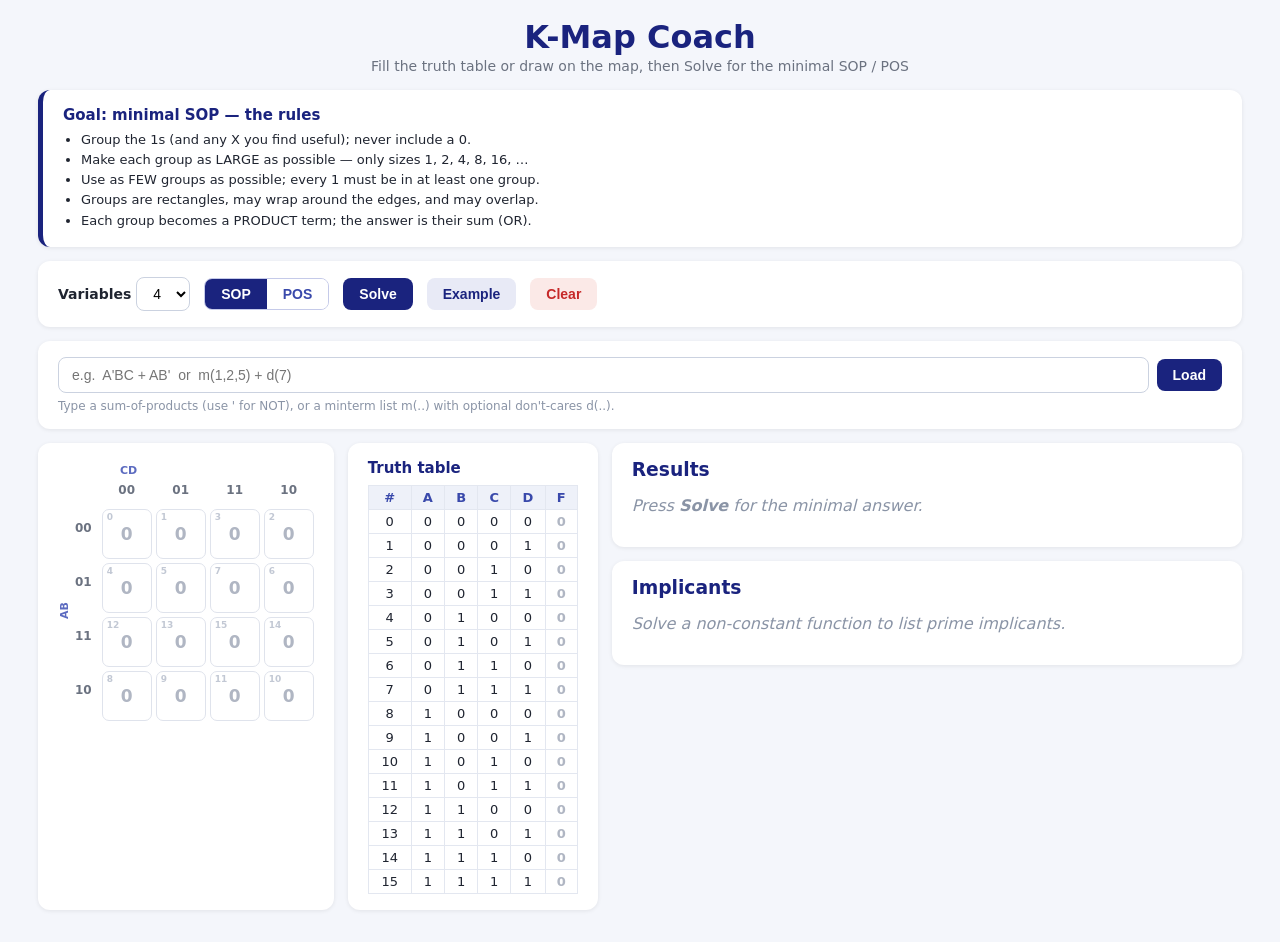
<file: dlc/web/static/kmap.html>
<!DOCTYPE html>
<html lang="en">
<head>
<meta charset="UTF-8">
<meta name="viewport" content="width=device-width, initial-scale=1.0">
<title>K-Map Coach</title>
<style>
  * { box-sizing: border-box; }
  body { font-family: system-ui, -apple-system, sans-serif; max-width: 1240px; margin: 0 auto;
         padding: 18px; background: #f4f6fb; color: #1f2430; }
  h1 { text-align: center; color: #1a237e; margin: 0 0 2px; }
  .subtitle { text-align: center; color: #6b7280; margin: 0 0 16px; font-size: 14px; }

  .card { background: #fff; border-radius: 12px; padding: 16px 20px; box-shadow: 0 1px 4px rgba(0,0,0,.08);
          margin-bottom: 14px; }

  #principles { border-left: 5px solid #1a237e; }
  #principles h3 { margin: 0 0 6px; color: #1a237e; font-size: 15px; }
  #principles ul { margin: 0; padding-left: 18px; }
  #principles li { font-size: 13px; line-height: 1.55; }

  .controls { display: flex; align-items: center; gap: 14px; flex-wrap: wrap; }
  .controls label { font-weight: 600; font-size: 14px; }
  select { padding: 7px 12px; border-radius: 8px; border: 1px solid #cbd2e0; font-size: 14px; background:#fff;}

  .seg { display: inline-flex; border: 1px solid #c5cae9; border-radius: 8px; overflow: hidden; }
  .seg button { border: none; background: #fff; padding: 7px 16px; cursor: pointer; font-size: 14px; font-weight: 600; color: #3949ab; }
  .seg button.active { background: #1a237e; color: #fff; }

  button.act { padding: 8px 16px; border-radius: 8px; border: none; cursor: pointer; font-weight: 600; font-size: 14px; background: #1a237e; color: #fff; }
  button.act:hover { background: #283593; }
  button.act.ghost { background: #e8eaf6; color: #1a237e; }
  button.act.ghost:hover { background: #c5cae9; }
  button.act.warn { background: #fbe9e7; color: #c62828; }

  .expr-row { display: flex; gap: 8px; align-items: center; flex-wrap: wrap; }
  .expr-row input { flex: 1; min-width: 220px; padding: 9px 13px; border-radius: 8px; border: 1px solid #cbd2e0; font-size: 14px; }
  .hint { color: #8a94a6; font-size: 12px; margin-top: 6px; }
  .err { color: #c62828; font-size: 13px; margin-top: 6px; display: none; }

  .layout { display: flex; gap: 14px; align-items: stretch; flex-wrap: wrap; }
  .col-kmap { flex: 0 0 auto; max-width: 100%; overflow-x: auto; }
  .col-rstack { flex: 1; min-width: 340px; display: flex; flex-direction: column; gap: 14px; align-self: flex-start; }
  .col-rstack .card { margin-bottom: 0; }
  .col-truth { width: 250px; display: flex; flex-direction: column; }

  .kmap-wrapper { display: inline-block; }
  .panels { position: relative; display: grid; gap: 26px; justify-content: start; }
  .panel-title { font-size: 12px; font-weight: 700; color: #283593; background:#e8eaf6; display:inline-block;
                 padding: 2px 8px; border-radius: 6px; margin-bottom: 6px; }
  .axis-top { font-size: 11px; font-weight: 700; color: #5c6bc0; margin-bottom: 2px; }
  .grid-with-labels { display: flex; }
  .rowvar { display: flex; align-items: center; margin-right: 4px; margin-top: 22px; }
  .rowvar span { writing-mode: vertical-rl; transform: rotate(180deg); font-size: 11px; font-weight: 700; color: #5c6bc0; }
  .labels-col { display: grid; gap: 4px; margin-right: 10px; }
  .labels-col span { display:flex; align-items:center; justify-content:center; height: var(--cell,50px); font-size: 12px; font-weight: 600; color: #6b7280; }
  .labels-row { display: grid; gap: 4px; margin-bottom: 8px; }
  .labels-row span { display:flex; align-items:center; justify-content:center; height: 22px; font-size: 12px; font-weight: 600; color: #6b7280; }
  .kmap-grid { display: grid; gap: 4px; }
  .kmap-cell { width: var(--cell,50px); height: var(--cell,50px); display: flex; align-items: center; justify-content: center;
               border: 1px solid #dfe3ec; border-radius: 7px; font-weight: 700; font-size: calc(var(--cell,50px) * 0.34);
               cursor: pointer; user-select: none; transition: transform .1s; background:#fff; position: relative; z-index: 1;}
  .kmap-cell:hover { transform: scale(1.06); }
  .kmap-cell.v0 { color: #b0b6c3; }
  .kmap-cell.v1 { color: #2e7d32; background: #f1f8f1; }
  .kmap-cell.vX { color: #ef6c00; background: #fff7ec; }
  .kmap-cell.minterm-tag::after { content: attr(data-m); position:absolute; top:2px; left:4px; font-size:9px; font-weight:600; color:#c2c8d4; }

  .loop-layer { position: absolute; top: 0; left: 0; pointer-events: none; z-index: 5; }
  .loop { position: absolute; border: 3px solid; border-radius: 11px; }
  .loop.anim { transition: left .35s ease, top .35s ease, width .35s ease, height .35s ease, border-radius .35s ease; }
  .loop-label { position: absolute; z-index: 6; font-size: 11px; font-weight: 700; padding: 0 4px; border-radius: 5px; background: #fff; border: 1.5px solid; pointer-events: none; }
  .loop-label.anim { transition: left .35s ease, top .35s ease; }

  table.truth { border-collapse: collapse; width: 100%; font-size: 13px; }
  table.truth th, table.truth td { border: 1px solid #e3e7f0; padding: 4px 6px; text-align: center; }
  table.truth th { background: #eef1f9; color: #3949ab; }
  table.truth td.out { cursor: pointer; font-weight: 700; }
  table.truth td.out.v1 { background:#f1f8f1; color:#2e7d32; }
  table.truth td.out.vX { background:#fff7ec; color:#ef6c00; }
  table.truth td.out.v0 { color:#b0b6c3; }
  .truth-scroll { flex: 1 1 auto; min-height: 0; overflow-y: auto; }

  #results h3 { margin: 0 0 10px; color: #1a237e; }
  .answer { font-size: 20px; font-weight: 700; color: #1a237e; padding: 12px; background: #eef1f9; border-radius: 8px; text-align: center; word-break: break-word; overflow-wrap: anywhere; }
  .explain { margin: 12px 0 0; padding-left: 0; list-style: none; }
  .explain li { font-size: 13px; padding: 6px 8px; border-radius: 6px; margin-bottom: 4px; display:flex; gap:8px; align-items:flex-start;}
  .explain .etext { min-width: 0; overflow-wrap: anywhere; }
  .swatch { width: 14px; height: 14px; border-radius: 4px; border: 2px solid; flex: none; margin-top: 2px; }
  .covers { margin-top: 12px; }
  .covers .chip { display:inline-block; max-width:100%; padding: 5px 10px; margin: 3px; border-radius: 7px; background:#f0f2f8; cursor:pointer; font-size: 13px; border: 1px solid transparent; overflow-wrap: anywhere; word-break: break-word; vertical-align: top;}
  .covers .chip.active { border-color:#1a237e; background:#e8eaf6; }
  .muted { color:#8a94a6; font-style: italic; }
  #implicants h3 { margin: 0 0 8px; color: #1a237e; }
  .imp-def { font-size: 12px; line-height: 1.5; margin: 0 0 8px; font-style: normal; }
  .imp-list { list-style: none; padding: 0; margin: 0; display: flex; flex-wrap: wrap; gap: 6px; }
  .imp-list li { font-size: 14px; padding: 5px 10px; border-radius: 7px; background: #f0f2f8; }
  .imp-list li.epi { background: #e8f5e9; border: 1px solid #a5d6a7; }
  .epi-badge { font-size: 11px; font-weight: 700; color: #2e7d32; }
  .imp-sum { font-size: 12px; margin: 10px 0 0; }
</style>
</head>
<body>
  <h1>K-Map Coach</h1>
  <p class="subtitle">Fill the truth table or draw on the map, then Solve for the minimal SOP / POS</p>

  <div class="card" id="principles"></div>

  <div class="card controls">
    <label>Variables
      <select id="varCount" onchange="App.setVars(this.value)">
        <option value="2">2</option><option value="3">3</option>
        <option value="4" selected>4</option><option value="5">5</option><option value="6">6</option>
      </select>
    </label>
    <span class="seg" id="formSeg">
      <button data-form="SOP" class="active" onclick="App.setForm('SOP')">SOP</button>
      <button data-form="POS" onclick="App.setForm('POS')">POS</button>
    </span>
    <button class="act" onclick="App.solve()">Solve</button>
    <button class="act ghost" onclick="App.example()">Example</button>
    <button class="act warn" onclick="App.clearAll()">Clear</button>
  </div>

  <div class="card">
    <div class="expr-row">
      <input id="exprInput" placeholder="e.g.  A'BC + AB'  or  m(1,2,5) + d(7)">
      <button class="act" onclick="App.parseExpr()">Load</button>
    </div>
    <div class="hint">Type a sum-of-products (use ' for NOT), or a minterm list m(..) with optional don't-cares d(..).</div>
    <div class="err" id="exprErr"></div>
  </div>

  <div class="layout">
    <div class="card col-kmap">
      <div class="kmap-wrapper" id="kmapWrapper"></div>
    </div>
    <div class="card col-truth">
      <h3 style="margin:0 0 8px; color:#1a237e; font-size:15px;">Truth table</h3>
      <div class="truth-scroll" id="truthTable"></div>
    </div>
    <div class="col-rstack">
      <div class="card" id="results">
        <h3>Results</h3>
        <p class="muted">Press <b>Solve</b> for the minimal answer.</p>
      </div>
      <div class="card" id="implicants">
        <h3>Implicants</h3>
        <p class="muted">Solve a non-constant function to list prime implicants.</p>
      </div>
    </div>
  </div>

  <script>

(function (root) {
  "use strict";

  var VARS = "ABCDEF";

/*# ───────────────────────────────────────────────────────────────────
  *#  Low level pattern helpers
  *# ──────────────────────────────────────────────────────────────────#*/

  function patternMinterms(pattern, n) {
    var res = [0];
    for (var i = 0; i < n; i++) {
      var w = 1 << (n - 1 - i); // weight of variable i
      if (pattern[i] === null) {
        var next = [];
        for (var k = 0; k < res.length; k++) {
          next.push(res[k]);
          next.push(res[k] | w);
        }
        res = next;
      } else if (pattern[i] === 1) {
        for (var j = 0; j < res.length; j++) res[j] |= w;
      }
    }
    return res;
  }

  function mintermBits(m, n) {
    var b = [];
    for (var i = n - 1; i >= 0; i--) b.push((m >> i) & 1);
    return b; // b[0] is A (MSB)
  }

  /*# ───────────────────────────────────────────────────────────────────
  *#  Smallest sub-cube (pattern) that contains every given minterm
  *# ──────────────────────────────────────────────────────────────────#*/
  function spanningPattern(minterms, n) {
    var p = [];
    for (var i = 0; i < n; i++) {
      var weight = 1 << (n - 1 - i);
      var first = (minterms[0] & weight) ? 1 : 0;
      var same = true;
      for (var k = 1; k < minterms.length; k++) {
        if (((minterms[k] & weight) ? 1 : 0) !== first) { same = false; break; }
      }
      p.push(same ? first : null);
    }
    return p;
  }

  function isPowerOfTwo(x) { return x > 0 && (x & (x - 1)) === 0; }

  /*# ───────────────────────────────────────────────────────────────────
  *#  SOP literal for a 1-grouping pattern: fixed 1 -> X, fixed 0 -> X'
  *# ──────────────────────────────────────────────────────────────────#*/
  function literalSOP(pattern, n) {
    var s = "";
    for (var i = 0; i < n; i++) {
      if (pattern[i] === 1) s += VARS[i];
      else if (pattern[i] === 0) s += VARS[i] + "'";
    }
    return s === "" ? "1" : s;
  }

  /*# ───────────────────────────────────────────────────────────────────
  *#  POS sum-term for a 0-grouping pattern (De Morgan of the product of zeros)
  *# ──────────────────────────────────────────────────────────────────#*/

  function literalPOS(pattern, n) {
    var lits = [];
    for (var i = 0; i < n; i++) {
      if (pattern[i] === 0) lits.push(VARS[i]);
      else if (pattern[i] === 1) lits.push(VARS[i] + "'");
    }
    return lits.length === 0 ? "0" : "(" + lits.join("+") + ")";
  }

  /*# ───────────────────────────────────────────────────────────────────
  *#  model
  *# ──────────────────────────────────────────────────────────────────#*/

  function KMapModel(numVars) {
    if (numVars < 2 || numVars > 6) {
      throw new Error("Number of variables must be between 2 and 6");
    }
    this.numVars = numVars;
    this.numRowVars = Math.floor(numVars / 2);
    this.numColVars = numVars - this.numRowVars;
    this.numRows = 1 << this.numRowVars;
    this.numCols = 1 << this.numColVars;
    this.rowLabels = grayCode(this.numRowVars);
    this.colLabels = grayCode(this.numColVars);
    this.varNames = VARS.slice(0, numVars);
    this.rowVarNames = VARS.slice(0, this.numRowVars);
    this.colVarNames = VARS.slice(this.numRowVars, numVars);

    // reverse maps: binary value of the axis bits -> grid index
    this.rowValToIndex = {};
    for (var r = 0; r < this.numRows; r++) this.rowValToIndex[parseInt(this.rowLabels[r], 2)] = r;
    this.colValToIndex = {};
    for (var c = 0; c < this.numCols; c++) this.colValToIndex[parseInt(this.colLabels[c], 2)] = c;

    this.grid = [];
    for (var i = 0; i < this.numRows; i++) {
      this.grid.push(new Array(this.numCols).fill("0"));
    }
  }
  function grayCode(bits) {
    if (bits === 0) return [""];
    var n = 1 << bits, out = [];
    for (var i = 0; i < n; i++) {
      var g = i ^ (i >> 1);
      out.push(g.toString(2).padStart(bits, "0"));
    }
    return out;
  }
  KMapModel.prototype.toggleCell = function (r, c) {
    var cyc = { "0": "1", "1": "X", "X": "0" };
    this.grid[r][c] = cyc[this.grid[r][c]];
  };
  KMapModel.prototype.getCellValue = function (r, c) { return this.grid[r][c]; };
  KMapModel.prototype.setCellValue = function (r, c, v) { this.grid[r][c] = v; };
  KMapModel.prototype.getMintermIndex = function (r, c) {
    var rv = parseInt(this.rowLabels[r], 2);
    var cv = parseInt(this.colLabels[c], 2);
    return (rv << this.numColVars) | cv;
  };
  KMapModel.prototype.mintermToCell = function (m) {
    var rv = m >> this.numColVars;
    var cv = m & (this.numCols - 1);
    return [this.rowValToIndex[rv], this.colValToIndex[cv]];
  };
  KMapModel.prototype.valueAtMinterm = function (m) {
    var rc = this.mintermToCell(m);
    return this.grid[rc[0]][rc[1]];
  };
  KMapModel.prototype.clear = function () {
    for (var r = 0; r < this.numRows; r++)
      for (var c = 0; c < this.numCols; c++) this.grid[r][c] = "0";
  };

  KMapModel.prototype.setFromMintermValues = function (vals) {
    for (var m = 0; m < (1 << this.numVars); m++) {
      var rc = this.mintermToCell(m);
      this.grid[rc[0]][rc[1]] = vals[m] || "0";
    }
  };

  KMapModel.prototype.toggleMinterm = function (m) { var rc = this.mintermToCell(m); this.toggleCell(rc[0], rc[1]); };
  KMapModel.prototype.setMinterm = function (m, v) { var rc = this.mintermToCell(m); this.setCellValue(rc[0], rc[1], v); };

  /*# ───────────────────────────────────────────────────────────────────
  *#  Expression parser
  *# ──────────────────────────────────────────────────────────────────#*/

  var ExpressionParser = {
    parse: function (expression, numVars) {
      var minterms = new Set();
      var dontCares = new Set();
      var varNames = VARS.slice(0, numVars);
      var terms = expression.replace(/\s+/g, "").split("+").filter(function (t) { return t.length > 0; });
      for (var ti = 0; ti < terms.length; ti++) {
        var term = terms[ti];
        var dMatch = term.match(/^d\((\d+(?:,\d+)*)\)$/i);
        if (dMatch) {
          dMatch[1].split(",").forEach(function (s) { dontCares.add(parseInt(s, 10)); });
          continue;
        }
        var mMatch = term.match(/^m\((\d+(?:,\d+)*)\)$/i);
        if (mMatch) {
          mMatch[1].split(",").forEach(function (s) { minterms.add(parseInt(s, 10)); });
          continue;
        }
        var varValues = {};
        var i = 0;
        while (i < term.length) {
          var ch = term[i].toUpperCase();
          if (varNames.indexOf(ch) === -1) {
            throw new Error("Invalid variable '" + term[i] + "'. Supported: " + varNames);
          }
          if (i + 1 < term.length && term[i + 1] === "'") { varValues[ch] = 0; i += 2; }
          else { varValues[ch] = 1; i++; }
        }
        var bits = [];
        for (var v = 0; v < varNames.length; v++) {
          var name = varNames[v];
          bits.push(name in varValues ? varValues[name] : -1);
        }
        expand(bits, 0, 0, numVars, minterms);
      }
      return { minterms: minterms, dontCares: dontCares };
    }
  };
  function expand(bits, index, cur, n, out) {
    if (index === n) { out.add(cur); return; }
    if (bits[index] === -1) {
      expand(bits, index + 1, (cur << 1) | 0, n, out);
      expand(bits, index + 1, (cur << 1) | 1, n, out);
    } else {
      expand(bits, index + 1, (cur << 1) | bits[index], n, out);
    }
  }

  /*# ───────────────────────────────────────────────────────────────────
  *#  Solver
  *# ──────────────────────────────────────────────────────────────────#*/

  function KMapSolver() {}

  // Every implicant (sub-cube whose minterms are all "allowed").
  KMapSolver.prototype._allImplicants = function (allowed, n) {
    var total = Math.pow(3, n);
    var imps = [];
    for (var code = 0; code < total; code++) {
      var p = [], x = code, ok = true;
      for (var i = 0; i < n; i++) { var d = x % 3; x = Math.floor(x / 3); p.push(d === 2 ? null : d); }
      var ms = patternMinterms(p, n);
      for (var k = 0; k < ms.length; k++) { if (!allowed.has(ms[k])) { ok = false; break; } }
      if (ok) imps.push({ pattern: p, minterms: ms });
    }
    return imps;
  };

  KMapSolver.prototype.primeImplicants = function (allowed, n) {
    var imps = this._allImplicants(allowed, n);
    var primes = [];
    for (var a = 0; a < imps.length; a++) {
      var p = imps[a].pattern, prime = true;
      for (var i = 0; i < n && prime; i++) {
        if (p[i] === null) continue;
        var relaxed = p.slice(); relaxed[i] = null;
        var ms = patternMinterms(relaxed, n), allOk = true;
        for (var k = 0; k < ms.length; k++) { if (!allowed.has(ms[k])) { allOk = false; break; } }
        if (allOk) prime = false; // could be enlarged -> not prime
      }
      if (prime) primes.push(imps[a]);
    }
    return primes;
  };

  // Petrick: all minimum-size sets of PI indices that cover every clause.
  function petrick(clauses) {
    var CAP = 2000, products = [new Set()];
    for (var ci = 0; ci < clauses.length; ci++) {
      var clause = clauses[ci], next = [], seen = {};
      for (var pi = 0; pi < products.length; pi++) {
        for (var j = 0; j < clause.length; j++) {
          var s = new Set(products[pi]); s.add(clause[j]);
          var key = Array.from(s).sort(function (a, b) { return a - b; }).join(',');
          if (!seen[key]) { seen[key] = 1; next.push(s); }
        }
      }
      next.sort(function (a, b) { return a.size - b.size; });
      if (next.length > CAP) next.length = CAP;
      products = next;
    }
    var min = Infinity;
    for (var p = 0; p < products.length; p++) if (products[p].size < min) min = products[p].size;
    var mins = products.filter(function (s) { return s.size === min; });
    mins.capped = (mins.length >= CAP);
    return mins;
  }
  function absorb(list) {
    var sorted = list.slice().sort(function (a, b) { return a.size - b.size; });
    var keep = [];
    for (var i = 0; i < sorted.length; i++) {
      var s = sorted[i], dominated = false;
      for (var j = 0; j < keep.length; j++) {
        if (isSubset(keep[j], s)) { dominated = true; break; }
      }
      if (!dominated) keep.push(s);
    }
    return keep;
  }
  function isSubset(a, b) {
    if (a.size > b.size) return false;
    var it = a.values(), x;
    while (!(x = it.next()).done) { if (!b.has(x.value)) return false; }
    return true;
  }

  // Build a renderable group object from a pattern.
  KMapSolver.prototype._group = function (pattern, model, mode) {
    var n = model.numVars;
    var minterms = patternMinterms(pattern, n);
    var cells = minterms.map(function (m) { return model.mintermToCell(m); });
    var rowsSet = {}, colsSet = {};
    cells.forEach(function (rc) { rowsSet[rc[0]] = 1; colsSet[rc[1]] = 1; });
    var rows = Object.keys(rowsSet).map(Number).sort(function (a, b) { return a - b; });
    var cols = Object.keys(colsSet).map(Number).sort(function (a, b) { return a - b; });
    return {
      pattern: pattern, minterms: minterms.slice().sort(function (a, b) { return a - b; }),
      cells: cells, rows: rows, cols: cols, size: minterms.length,
      literal: mode === "POS" ? literalPOS(pattern, n) : literalSOP(pattern, n)
    };
  };

  // Main solve. mode = 'SOP' (group 1s) or 'POS' (group 0s).
  KMapSolver.prototype.solve = function (model, mode) {
    var n = model.numVars;
    var target = mode === "POS" ? "0" : "1";
    var allowed = new Set(), required = [];
    for (var m = 0; m < (1 << n); m++) {
      var v = model.valueAtMinterm(m);
      if (v === target || v === "X") allowed.add(m);
      if (v === target) required.push(m);
    }
    var principles = this.principles(mode);
    if (required.length === 0) {
      var konst = mode === "POS" ? "1" : "0";
      return {
        mode: mode, constant: konst, expression: konst, primeImplicants: [],
        covers: [], principles: principles,
        explain: ["No " + (target === "1" ? "1s" : "0s") + " to group — the function is the constant " + konst + "."]
      };
    }
    var self = this;
    var pis = this.primeImplicants(allowed, n).map(function (p) { return self._group(p.pattern, model, mode); });
    // keep only PIs that actually cover a required cell (drop all-don't-care loops)
    var reqSet = new Set(required);
    var useful = pis.filter(function (g) { return g.minterms.some(function (mm) { return reqSet.has(mm); }); });

    // coverage: essential PIs + Petrick on the rest
    var coverIdxByMin = {};
    required.forEach(function (mm) {
      coverIdxByMin[mm] = [];
      useful.forEach(function (g, i) { if (g.minterms.indexOf(mm) !== -1) coverIdxByMin[mm].push(i); });
    });
    var essential = new Set();
    required.forEach(function (mm) { if (coverIdxByMin[mm].length === 1) essential.add(coverIdxByMin[mm][0]); });
    var coveredByEss = new Set();
    essential.forEach(function (i) { useful[i].minterms.forEach(function (mm) { coveredByEss.add(mm); }); });
    var remaining = required.filter(function (mm) { return !coveredByEss.has(mm); });

    var covers, coversCapped = false;
    if (remaining.length === 0) {
      covers = [Array.from(essential).map(function (i) { return useful[i]; })];
    } else {
      var clauses = remaining.map(function (mm) {
        return coverIdxByMin[mm].filter(function (i) { return !essential.has(i); });
      });
      var sets = petrick(clauses);
      coversCapped = !!sets.capped;
      var essArr = Array.from(essential);
      covers = sets.map(function (s) {
        return essArr.concat(Array.from(s)).map(function (i) { return useful[i]; });
      });
    }
    // rank: fewest groups (all equal after Petrick), then fewest literals, then text
    covers.forEach(function (cov) {
      cov._lits = cov.reduce(function (a, g) { return a + g.minterms.length === 0 ? a : a + countLiterals(g.pattern); }, 0);
    });
    covers.sort(function (a, b) { return a._lits - b._lits; });

    var self2 = this;
    return {
      mode: mode, constant: null,
      primeImplicants: useful,
      covers: covers,
      coversCapped: coversCapped,
      expression: this.expression(covers[0], mode),
      principles: principles,
      explain: self2.explainCover(covers[0], model, mode)
    };
  };

  function countLiterals(pattern) {
    var c = 0;
    for (var i = 0; i < pattern.length; i++) if (pattern[i] !== null) c++;
    return c;
  }

  KMapSolver.prototype.expression = function (cover, mode) {
    if (!cover || cover.length === 0) return mode === "POS" ? "1" : "0";
    var terms = cover.map(function (g) { return g.literal; });
    return mode === "POS" ? terms.join(" · ") : terms.join(" + ");
  };

  KMapSolver.prototype.principles = function (mode) {
    if (mode === "POS") {
      return [
        "Group the 0s (and any X you find useful); never include a 1.",
        "Make each group as LARGE as possible — only sizes 1, 2, 4, 8, 16, …",
        "Use as FEW groups as possible; every 0 must be in at least one group.",
        "Groups are rectangles, may wrap around the edges, and may overlap.",
        "Each group becomes a SUM term; the answer is their product (AND)."
      ];
    }
    return [
      "Group the 1s (and any X you find useful); never include a 0.",
      "Make each group as LARGE as possible — only sizes 1, 2, 4, 8, 16, …",
      "Use as FEW groups as possible; every 1 must be in at least one group.",
      "Groups are rectangles, may wrap around the edges, and may overlap.",
      "Each group becomes a PRODUCT term; the answer is their sum (OR)."
    ];
  };

  KMapSolver.prototype.explainCover = function (cover, model, mode) {
    var out = [];
    if (!cover || cover.length === 0) return out;
    cover.forEach(function (g) {
      var varies = g.pattern.map(function (b, i) { return b === null ? VARS[i] : null; })
        .filter(function (x) { return x; });
      var why = varies.length ? (varies.join(",") + " vary") : "no variable varies";
      out.push(g.literal + "  (size " + g.size + "): covers minterms {" +
        g.minterms.join(",") + "} — " + why + ".");
    });
    return out;
  };

  /*# ───────────────────────────────────────────────────────────────────
  *#  Export
  *# ──────────────────────────────────────────────────────────────────#*/
  var api = {
    KMapModel: KMapModel,
    ExpressionParser: ExpressionParser,
    KMapSolver: KMapSolver,
    // helpers exposed for tests
    patternMinterms: patternMinterms,
    spanningPattern: spanningPattern,
    literalSOP: literalSOP,
    literalPOS: literalPOS,
    mintermBits: mintermBits
  };
  if (typeof module !== "undefined" && module.exports) module.exports = api;
  if (root) { for (var key in api) if (api.hasOwnProperty(key)) root[key] = api[key]; }
})(typeof window !== "undefined" ? window : null);

  </script>
  <script>
  var App = (function () {
    var VARS = 'ABCDEF';
    var COLORS = ['#e53935','#1e88e5','#43a047','#fb8c00','#8e24aa','#00897b','#6d4c41','#d81b60','#3949ab','#7cb342'];
    var solver = new KMapSolver();
    var state = { model: new KMapModel(4), form: 'SOP', lastSolve: null, selectedCover: 0 };

  /*# ───────────────────────────────────────────────────────────────────
  *#  Layout
  *# ──────────────────────────────────────────────────────────────────#*/
    function grayN(bits) { var out = [], n = 1 << bits; for (var i = 0; i < n; i++) { var g = i ^ (i >> 1); out.push(g.toString(2).padStart(bits, '0')); } return out; }
    function buildLayout(m) {
      var n = m.numVars;
      if (n <= 4) {
        return { panels: [{
          title: '', rowVarName: m.rowVarNames, colVarName: m.colVarNames,
          rowLabels: m.rowLabels, colLabels: m.colLabels,
          cell: function (sr, sc) { return m.getMintermIndex(sr, sc); }
        }], perRow: 1 };
      }
      var selBits = n - 4;
      var subVars = VARS.slice(n - 4, n);
      var rowVarName = subVars.slice(0, 2), colVarName = subVars.slice(2, 4);
      var selVars = VARS.slice(0, selBits);
      var g2 = grayN(2);
      var panels = grayN(selBits).map(function (sl) {
        var selVal = parseInt(sl, 2);
        return {
          title: selVars + ' = ' + sl, rowVarName: rowVarName, colVarName: colVarName,
          rowLabels: g2, colLabels: g2,
          cell: function (sr, sc) { return (selVal << 4) | (parseInt(g2[sr], 2) << 2) | parseInt(g2[sc], 2); }
        };
      });
      return { panels: panels, perRow: 1 };
    }

  /*# ───────────────────────────────────────────────────────────────────
  *#  Setup
  *# ──────────────────────────────────────────────────────────────────#*/
    function setVars(n) { state.model = new KMapModel(parseInt(n, 10)); resetSolve(); renderAll(); }
    function setForm(f) {
      state.form = f;
      document.querySelectorAll('#formSeg button').forEach(function (b) { b.classList.toggle('active', b.dataset.form === f); });
      renderPrinciples();
      if (state.lastSolve) {
        state.lastSolve = solver.solve(state.model, state.form);
        state.selectedCover = 0;
        renderResults();
        paintLoops(true);
      } else { renderAll(); }
    }
    function resetSolve() { state.lastSolve = null; state.selectedCover = 0; }

  /*# ───────────────────────────────────────────────────────────────────
  *#  Interaction
  *# ──────────────────────────────────────────────────────────────────#*/
    function cellClick(m) { state.model.toggleMinterm(m); resetSolve(); renderAll(); }
    function truthToggle(m) { state.model.toggleMinterm(m); resetSolve(); renderAll(); }

  /*# ───────────────────────────────────────────────────────────────────
  *#  Solve
  *# ──────────────────────────────────────────────────────────────────#*/
    function solve() { state.lastSolve = solver.solve(state.model, state.form); state.selectedCover = 0; renderResults(); renderKmap(); }
    function selectCover(i) { state.selectedCover = i; renderResults(); renderKmap(); }
    function parseExpr() {
      var input = document.getElementById('exprInput').value.trim(), errEl = document.getElementById('exprErr'); errEl.style.display = 'none';
      if (!input) return;
      try {
        var r = ExpressionParser.parse(input, state.model.numVars);
        for (var m = 0; m < (1 << state.model.numVars); m++) state.model.setMinterm(m, r.minterms.has(m) ? '1' : (r.dontCares.has(m) ? 'X' : '0'));
        resetSolve(); renderAll();
      } catch (e) { errEl.textContent = e.message; errEl.style.display = 'block'; }
    }
    function clearAll() { state.model.clear(); resetSolve(); document.getElementById('exprInput').value = ''; renderAll(); }
    function example() {
      var presets = { 2:"A'B + AB'", 3:"A'C + AB' + m(7)", 4:"m(0,1,2,5,6,7,8,9,10,14)",
        5:"m(0,2,4,6,8,10,12,14,16,18,20,22,24,26,28,30)", 6:"m(0,1,2,3,8,9,10,11,16,17,18,19)" };
      document.getElementById('exprInput').value = presets[state.model.numVars] || ''; parseExpr();
    }

  /*# ───────────────────────────────────────────────────────────────────
  *#  Rendering
  *# ──────────────────────────────────────────────────────────────────#*/
    function renderAll() {
      renderPrinciples(); renderKmap(); renderTruth();
      if (state.lastSolve) renderResults(); else clearResults();
    }
    function renderPrinciples() {
      var p = solver.principles(state.form), html = '<h3>Goal: minimal ' + state.form + ' — the rules</h3><ul>';
      p.forEach(function (l) { html += '<li>' + l + '</li>'; }); document.getElementById('principles').innerHTML = html + '</ul>';
    }
    function renderKmap() {
      var m = state.model, L = buildLayout(m);
      var cell = m.numVars >= 5 ? 40 : 50;   // shrink cells for the bigger 5/6-var maps
      var html = '<div class="panels" id="panels" style="--cell:' + cell + 'px;grid-template-columns:repeat(' + L.perRow + ',auto);">';
      L.panels.forEach(function (panel, pi) { html += renderPanel(panel, pi, m); });
      html += '<div class="loop-layer" id="loopLayer"></div></div>';
      document.getElementById('kmapWrapper').innerHTML = html;
      paintLoops(false);
    }
    function renderPanel(panel, pi, m) {
      var nr = panel.rowLabels.length, nc = panel.colLabels.length, colTmpl = 'grid-template-columns:repeat(' + nc + ',var(--cell,50px));';
      var html = '<div class="panel">';
      if (panel.title) html += '<div class="panel-title">' + panel.title + '</div>';
      html += '<div class="axis-top" style="margin-left:62px;">' + panel.colVarName + '</div>';
      html += '<div class="grid-with-labels"><div class="rowvar"><span>' + panel.rowVarName + '</span></div>';
      html += '<div class="labels-col" style="grid-template-rows:repeat(' + nr + ',var(--cell,50px)); margin-top:24px;">';
      for (var r = 0; r < nr; r++) html += '<span>' + panel.rowLabels[r] + '</span>';
      html += '</div><div><div class="labels-row" style="' + colTmpl + '">';
      for (var c = 0; c < nc; c++) html += '<span>' + panel.colLabels[c] + '</span>';
      html += '</div><div class="kmap-grid" style="' + colTmpl + '">';
      for (var rr = 0; rr < nr; rr++) for (var cc = 0; cc < nc; cc++) {
        var mm = panel.cell(rr, cc), v = m.valueAtMinterm(mm);
        html += '<div class="kmap-cell minterm-tag v' + v + '" data-m="' + mm +
                '" data-submap="' + pi + '" data-sr="' + rr + '" data-sc="' + cc + '" onclick="App.cellClick(' + mm + ')">' + v + '</div>';
      }
      return html + '</div></div></div></div>';
    }

    function currentLoopGroups() {
      if (state.lastSolve && state.lastSolve.covers.length) {
        var cover = state.lastSolve.covers[state.selectedCover] || [];
        return cover.map(function (g, i) { return { minterms: g.minterms, color: COLORS[i % COLORS.length], literal: g.literal }; });
      }
      return [];
    }
    // Build a flat list of loop/label specs (keyed) with wrap-bulge geometry.
    function loopSpecs() {
      var layer = document.getElementById('loopLayer'); if (!layer) return [];
      var groups = currentLoopGroups(), areaRect = layer.getBoundingClientRect(), specs = [];
      groups.forEach(function (g, gi) {
        var color = g.color, inset = Math.min(3 + gi * 3, 10), bulge = 7, bySub = {};
        g.minterms.forEach(function (mm) { var c = document.querySelector('.kmap-cell[data-m="' + mm + '"]'); if (!c) return; (bySub[c.dataset.submap] = bySub[c.dataset.submap] || []).push(c); });
        var ri = 0, labelDone = false;
        Object.keys(bySub).forEach(function (sub) {
          var cells = bySub[sub];
          var subCells = document.querySelectorAll('.kmap-cell[data-submap="' + sub + '"]');
          var maxSr = 0, maxSc = 0;
          subCells.forEach(function (c) { maxSr = Math.max(maxSr, +c.dataset.sr); maxSc = Math.max(maxSc, +c.dataset.sc); });
          var rowRuns = runs(uniqSorted(cells.map(function (c) { return +c.dataset.sr; })));
          var colRuns = runs(uniqSorted(cells.map(function (c) { return +c.dataset.sc; })));
          var hWrap = colRuns.length >= 2 && colRuns[0][0] === 0 && colRuns[colRuns.length - 1].slice(-1)[0] === maxSc;
          var vWrap = rowRuns.length >= 2 && rowRuns[0][0] === 0 && rowRuns[rowRuns.length - 1].slice(-1)[0] === maxSr;
          rowRuns.forEach(function (rRun) {
            colRuns.forEach(function (cRun) {
              var a = cellBy(sub, rRun[0], cRun[0]), b = cellBy(sub, rRun[rRun.length - 1], cRun[cRun.length - 1]);
              if (!a || !b) return;
              var ar = a.getBoundingClientRect(), br = b.getBoundingClientRect();
              var L0 = ar.left - areaRect.left, T0 = ar.top - areaRect.top, R0 = br.right - areaRect.left, B0 = br.bottom - areaRect.top;
              var openL = hWrap && cRun[0] === 0, openR = hWrap && cRun.slice(-1)[0] === maxSc;
              var openT = vWrap && rRun[0] === 0, openB = vWrap && rRun.slice(-1)[0] === maxSr;
              var isWrap = openL || openR || openT || openB;
              var left = L0 + (openL ? -bulge : inset), top = T0 + (openT ? -bulge : inset);
              var right = R0 + (openR ? bulge : -inset), bottom = B0 + (openB ? bulge : -inset);
              specs.push({ key: 'c' + gi + '_s' + sub + '_r' + ri, left: left, top: top, width: right - left, height: bottom - top, color: color, wrap: isWrap, oL: openL, oR: openR, oT: openT, oB: openB });
              if (!labelDone && g.literal) {
                specs.push({ label: true, key: 'lab_c' + gi, text: g.literal, color: color, left: left + 2, top: top - 9 });
                labelDone = true;
              }
              ri++;
            });
          });
        });
      });
      return specs;
    }

    /*# ───────────────────────────────────────────────────────────────────
     *#  Paint loops
     *# ──────────────────────────────────────────────────────────────────#*/

    function paintLoops(animate) {
      var layer = document.getElementById('loopLayer'); if (!layer) return;
      var specs = loopSpecs(), existing = {}, seen = {};
      if (!animate) layer.innerHTML = '';
      else Array.prototype.forEach.call(layer.children, function (el) { existing[el.dataset.key] = el; });
      specs.forEach(function (s) {
        seen[s.key] = true;
        var el = animate ? existing[s.key] : null;
        if (s.label) {
          if (!el) { el = document.createElement('div'); el.className = 'loop-label'; el.dataset.key = s.key; layer.appendChild(el); }
          else el.classList.add('anim');
          el.textContent = s.text; el.style.color = s.color; el.style.borderColor = s.color;
          el.style.left = s.left + 'px'; el.style.top = s.top + 'px';
        } else {
          if (!el) { el = document.createElement('div'); el.className = 'loop'; el.dataset.key = s.key; layer.appendChild(el); }
          else el.classList.add('anim');
          el.style.left = s.left + 'px'; el.style.top = s.top + 'px';
          el.style.width = s.width + 'px'; el.style.height = s.height + 'px';
          el.style.borderColor = s.color; el.style.borderStyle = 'solid';
          if (s.wrap) {
            el.style.background = 'transparent';
            el.style.borderTopWidth = s.oT ? '0' : '3px';
            el.style.borderBottomWidth = s.oB ? '0' : '3px';
            el.style.borderLeftWidth = s.oL ? '0' : '3px';
            el.style.borderRightWidth = s.oR ? '0' : '3px';
            el.style.borderRadius = '16px';
          } else {
            el.style.background = hexA(s.color, .08);
            el.style.borderTopWidth = el.style.borderRightWidth = el.style.borderBottomWidth = el.style.borderLeftWidth = '3px';
            el.style.borderRadius = '11px';
          }
        }
      });
      if (animate) Array.prototype.slice.call(layer.children).forEach(function (el) { if (!seen[el.dataset.key]) el.parentNode.removeChild(el); });
    }
    function drawLoops() { paintLoops(false); }

    function renderTruth() {
      var m = state.model, n = m.numVars, el = document.getElementById('truthTable');
      var html = '<table class="truth"><thead><tr><th>#</th>';
      for (var i = 0; i < n; i++) html += '<th>' + m.varNames[i] + '</th>';
      html += '<th>F</th></tr></thead><tbody>';
      for (var mm = 0; mm < (1 << n); mm++) {
        var bits = mintermBits(mm, n), v = m.valueAtMinterm(mm);
        html += '<tr><td>' + mm + '</td>';
        for (var b = 0; b < n; b++) html += '<td>' + bits[b] + '</td>';
        html += '<td class="out v' + v + '" onclick="App.truthToggle(' + mm + ')">' + v + '</td></tr>';
      }
      el.innerHTML = html + '</tbody></table>';
    }
    function renderResults() {
      var res = state.lastSolve; if (!res) { clearResults(); return; }
      renderImplicants();
      var el = document.getElementById('results'), html = '<h3>Results — minimal ' + res.mode + '</h3>';
      if (res.constant) { el.innerHTML = html + '<div class="answer">' + res.mode + ' = ' + res.constant + '</div><p class="muted">' + (res.explain[0] || '') + '</p>'; return; }
      var cover = res.covers[state.selectedCover] || res.covers[0];
      html += '<div class="answer">' + res.mode + ' = ' + solver.expression(cover, res.mode) + '</div><ul class="explain">';
      cover.forEach(function (g, i) {
        var col = COLORS[i % COLORS.length];
        var varies = g.pattern.map(function (bb, k) { return bb === null ? state.model.varNames[k] : null; }).filter(Boolean);
        var ms = g.minterms, msStr = ms.length > 10 ? (ms.slice(0, 8).join(',') + ',…') : ms.join(',');
        html += '<li><span class="swatch" style="border-color:' + col + ';background:' + hexA(col,.15) + '"></span><span class="etext"><b>' + g.literal + '</b> — covers {' + msStr + '}, size ' + g.size + (varies.length ? ' (' + varies.join(',') + ' vary)' : '') + '</span></li>';
      });
      html += '</ul>';
      if (res.covers.length > 1) {
        var total = res.covers.length, shown = Math.min(total, 10), capMark = (res.coversCapped && total > shown) ? '+' : '';
        html += '<div class="covers"><b style="font-size:13px;">' + total + capMark + ' equally-minimal solutions' + (total > shown ? ' (showing first ' + shown + ')' : '') + ':</b><br>';
        for (var ci = 0; ci < shown; ci++) {
          html += '<span class="chip' + (ci === state.selectedCover ? ' active' : '') + '" onclick="App.selectCover(' + ci + ')">' + solver.expression(res.covers[ci], res.mode) + '</span>';
        }
        if (total > shown) html += '<span class="muted" style="font-size:12px; margin-left:6px;">… ' + (total - shown) + capMark + ' more</span>';
        html += '</div>';
      }
      el.innerHTML = html;
    }
    function clearResults() { document.getElementById('results').innerHTML = '<h3>Results</h3><p class="muted">Press <b>Solve</b> for the minimal answer.</p>'; renderImplicants(); }
    function renderImplicants() {
      var el = document.getElementById('implicants'); if (!el) return;
      var res = state.lastSolve;
      if (!res || res.constant || !res.primeImplicants || !res.primeImplicants.length) {
        el.innerHTML = '<h3>Implicants</h3><p class="muted">Solve a non-constant function to list prime implicants.</p>';
        return;
      }
      var n = state.model.numVars, target = res.mode === 'POS' ? '0' : '1', pis = res.primeImplicants;
      var required = [];
      for (var m = 0; m < (1 << n); m++) if (state.model.valueAtMinterm(m) === target) required.push(m);
      var essSet = {};
      required.forEach(function (mm) {
        var cov = []; pis.forEach(function (pi, i) { if (pi.minterms.indexOf(mm) !== -1) cov.push(i); });
        if (cov.length === 1) essSet[cov[0]] = true;
      });
      var html = '<h3>Implicants</h3>';
      html += '<p class="muted imp-def">A <b>prime implicant</b> is a group that can\'t be made larger; an <b>essential</b> one (★) is the only group covering some ' + (target === '1' ? '1' : '0') + ', so every minimal answer must use it.</p>';
      html += '<ul class="imp-list">';
      pis.forEach(function (pi, i) {
        var ess = essSet[i];
        html += '<li' + (ess ? ' class="epi"' : '') + '><b>' + pi.literal + '</b>' + (ess ? ' <span class="epi-badge">★</span>' : '') + '</li>';
      });
      html += '</ul>';
      var essLits = pis.filter(function (pi, i) { return essSet[i]; }).map(function (pi) { return pi.literal; });
      html += '<p class="muted imp-sum">' + pis.length + ' prime implicant' + (pis.length === 1 ? '' : 's') + ' · ' + essLits.length + ' essential' + (essLits.length ? ' (' + essLits.join(', ') + ')' : '') + '.</p>';
      el.innerHTML = html;
    }

  /*# ───────────────────────────────────────────────────────────────────
  *#  Helpers
  *# ──────────────────────────────────────────────────────────────────#*/
    function uniqSorted(a) { return Array.from(new Set(a)).sort(function (x, y) { return x - y; }); }
    function runs(sorted) { var out = [], cur = []; for (var i = 0; i < sorted.length; i++) { if (!cur.length || sorted[i] === cur[cur.length - 1] + 1) cur.push(sorted[i]); else { out.push(cur); cur = [sorted[i]]; } } if (cur.length) out.push(cur); return out; }
    function cellBy(sub, sr, sc) { return document.querySelector('.kmap-cell[data-submap="' + sub + '"][data-sr="' + sr + '"][data-sc="' + sc + '"]'); }
    function hexA(hex, a) { var n = parseInt(hex.replace('#', ''), 16); return 'rgba(' + ((n >> 16) & 255) + ',' + ((n >> 8) & 255) + ',' + (n & 255) + ',' + a + ')'; }

    renderAll();
    window.addEventListener('resize', drawLoops);
    return { setVars: setVars, setForm: setForm, cellClick: cellClick, truthToggle: truthToggle,
             solve: solve, selectCover: selectCover, parseExpr: parseExpr, clearAll: clearAll, example: example };
  })();
  </script>
</body>
</html>
</file>
